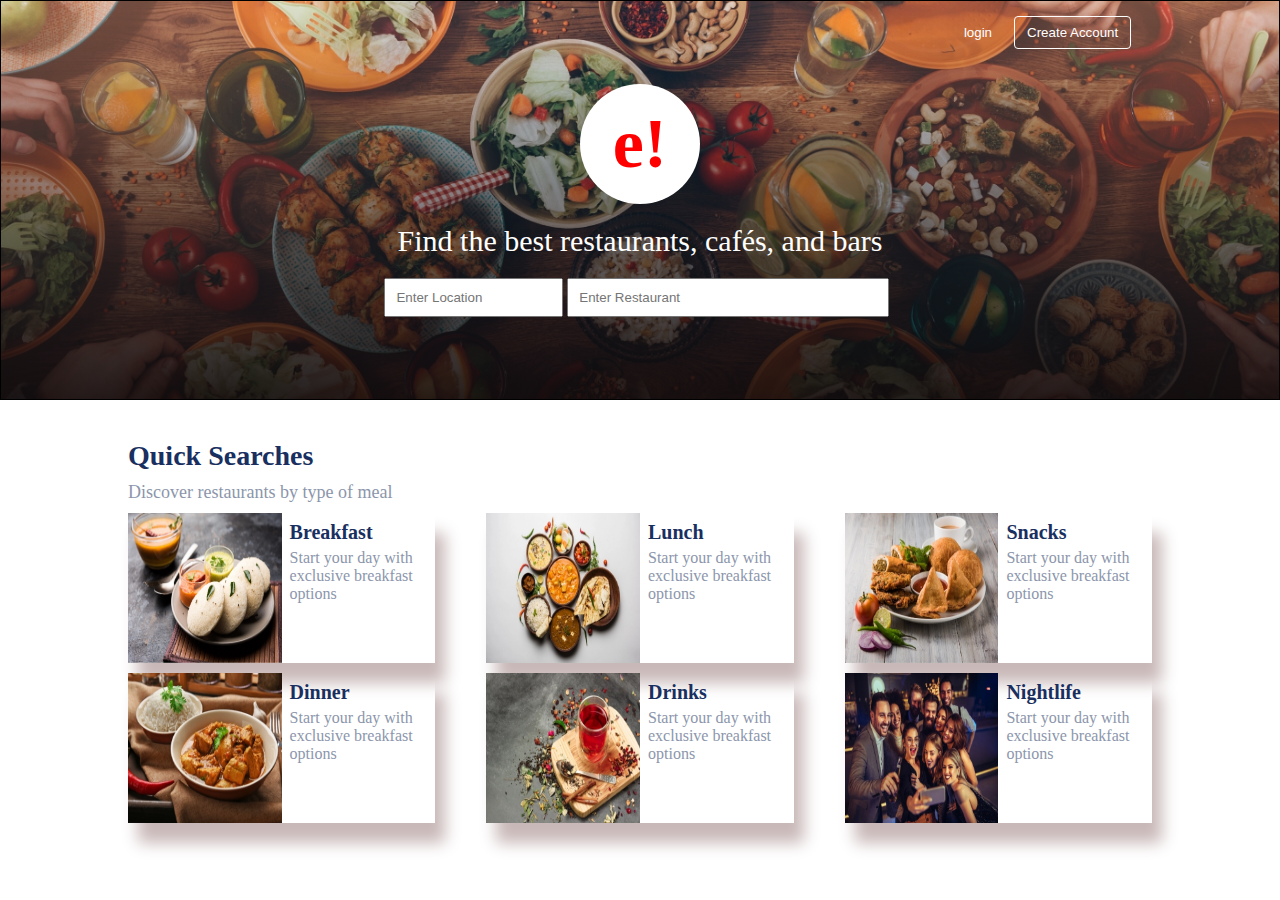
<file: Zomato Assignment/index.html>
<title>Zomato Home Page</title>
<link rel="stylesheet" href="index1.css" />
</head>
<body>
<section class="main-section">
  <header class="main-section-header">
    <button class="btn">login</button>
    <button class="btn btn-border">Create Account</button>
  </header>
  <div class="brand">
    <span class="brand-text">e!</span>
  </div>
  <p class="sub-title">Find the best restaurants, cafés, and bars</p>
  <section class="search">
    <input
      placeholder="Enter Location"
      type="text"
      class="search-location"
    />
    <input
      placeholder="Enter Restaurant"
      type="text"
      class="search-restaurant"
    />
  </section>
</section>
<section class="meal-type-main-section">
  <section class="meal-type-sub-section">
    <h1 class="meal-type-main-title">Quick Searches</h1>
    <p class="meal-type-sub-title">Discover restaurants by type of meal</p>
    <section class="meal-type-list">
      <article class="meal-type-item">
        <div class="meal-type-item-img-div">
          <img
            class="meal-type-item-img"
            src="Images4C/Image2.jpg"
            alt=""
          />
        </div>
        <div class="meal-type-item-p-div">
          <p class="meal-type-item-title"><a href="index2.html" target="_blank">Breakfast</a></p>
          <p class="meal-type-item-sub-title">
            Start your day with exclusive breakfast options
          </p>
        </div>
      </article>

      <!-- 2 -->
      <article class="meal-type-item">
        <div class="meal-type-item-img-div">
          <img
            class="meal-type-item-img"
            src="Images4C/Image3.jpg"
            alt=""
          />
        </div>
        <div class="meal-type-item-p-div">
          <p class="meal-type-item-title">Lunch</p>
          <p class="meal-type-item-sub-title">
            Start your day with exclusive breakfast options
          </p>
        </div>
      </article>
      <!-- 3 -->
      <article class="meal-type-item">
        <div class="meal-type-item-img-div">
          <img
            class="meal-type-item-img"
            src="Images4C/Image4.jpg"
            alt=""
          />
        </div>
        <div class="meal-type-item-p-div">
          <p class="meal-type-item-title">Snacks</p>
          <p class="meal-type-item-sub-title">
            Start your day with exclusive breakfast options
          </p>
        </div>
      </article>
      <!-- 4 -->
      <article class="meal-type-item">
        <div class="meal-type-item-img-div">
          <img
            class="meal-type-item-img"
            src="Images4C/Image5.jpg"
            alt=""
          />
        </div>
        <div class="meal-type-item-p-div">
          <p class="meal-type-item-title">Dinner</p>
          <p class="meal-type-item-sub-title">
            Start your day with exclusive breakfast options
          </p>
        </div>
      </article>
      <!-- 5 -->
      <article class="meal-type-item">
        <div class="meal-type-item-img-div">
          <img
            class="meal-type-item-img"
            src="Images4C/Image6.jpg"
            alt=""
          />
        </div>
        <div class="meal-type-item-p-div">
          <p class="meal-type-item-title">Drinks</p>
          <p class="meal-type-item-sub-title">
            Start your day with exclusive breakfast options
          </p>
        </div>
      </article>
      <!-- 6 -->
      <article class="meal-type-item">
        <div class="meal-type-item-img-div">
          <img
            class="meal-type-item-img"
            src="Images4C/Image7.jpg"
            alt=""
          />
        </div>
        <div class="meal-type-item-p-div">
          <p class="meal-type-item-title">Nightlife</p>
          <p class="meal-type-item-sub-title">
            Start your day with exclusive breakfast options
          </p>
        </div>
      </article>
    </section>
  </section>
</section>
</body>
</html>
<!-- &lt;p&gt; -->
</file>
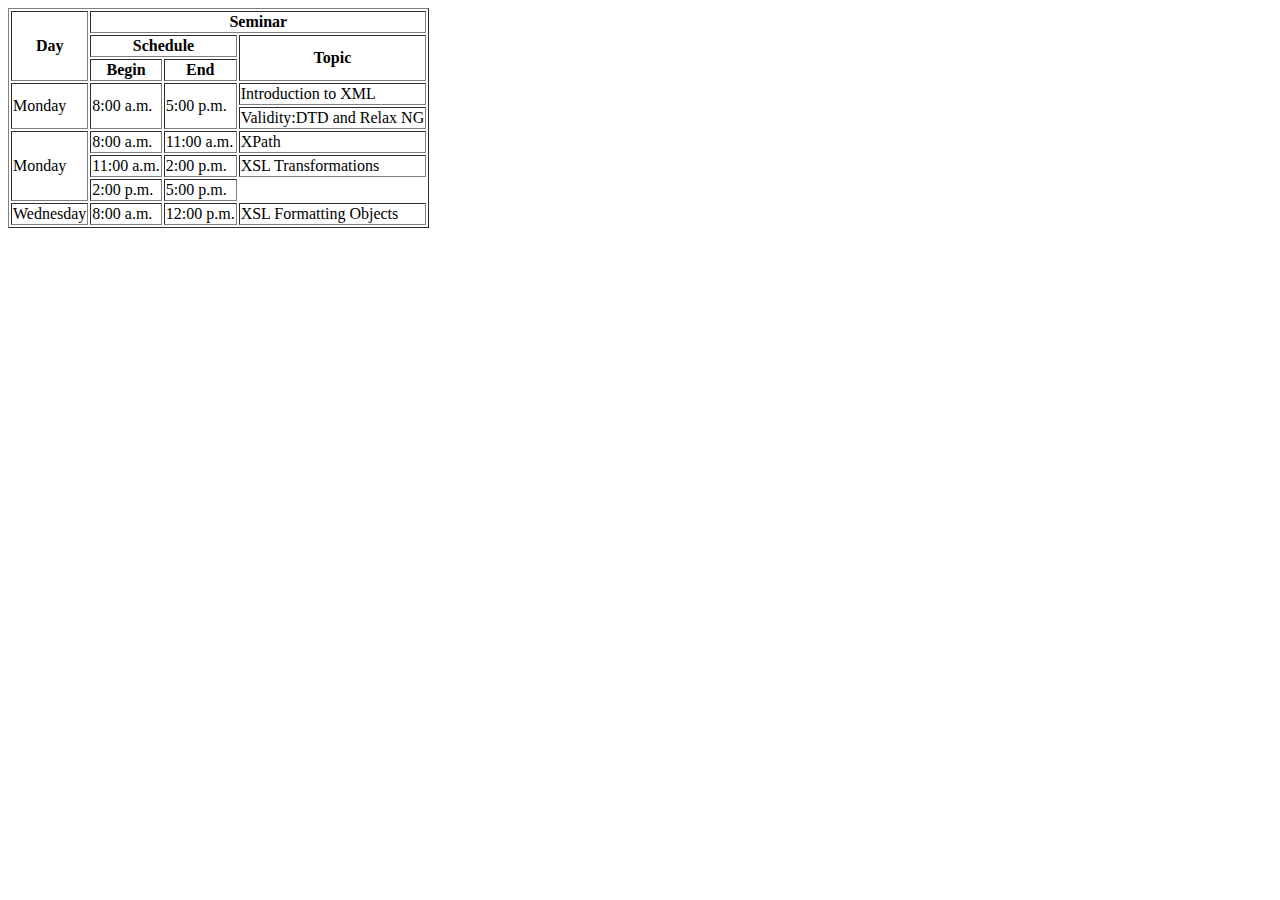
<file: secondtable.html>
<!DOCTYPE html>
<html lang="en">
<head>
    <meta charset="UTF-8">
    <meta name="viewport" content="width=device-width, initial-scale=1.0">
    <title>Document</title>
</head>
<body>
<table border="1">
    <thead>
        <tr>
        <th rowspan="3">Day</th>
        <th colspan="3">Seminar</th>
        </tr>
    <tr>
        <th colspan="2">Schedule</th>
        <th rowspan="2">Topic</th>
    </tr>
    <tr>
        <th>Begin</th>
        <th>End</th>
    </tr>
    </thead>
    <tbody>
        <tr>
            <td rowspan="2">Monday</td>
            <td rowspan="2">8:00 a.m.</td>
            <td rowspan="2">5:00 p.m.</td>
            <td>Introduction to XML</td>
        </tr>
        <tr>
            <td>Validity:DTD and Relax NG</td>
        </tr>
        <tr>
            <td rowspan="3">Monday</td>
            <td>8:00 a.m.</td>
            <td>11:00 a.m.</td>
            <td rowspan="1.5">XPath</td>
        </tr>
        <tr>
            <td>11:00 a.m.</td>
            <td>2:00 p.m.</td>
            <td rowspan="1.5">XSL Transformations</td>
        </tr>
        <tr>
            <td>2:00 p.m.</td>
            <td>5:00 p.m.</td>
        </tr>
        <tr>
            <td>Wednesday</td>
            <td>8:00 a.m.</td>
            <td>12:00 p.m.</td>
            <td>XSL Formatting Objects</td>
      </tr>
    </tbody>
</table>
</body>
</html>
</file>
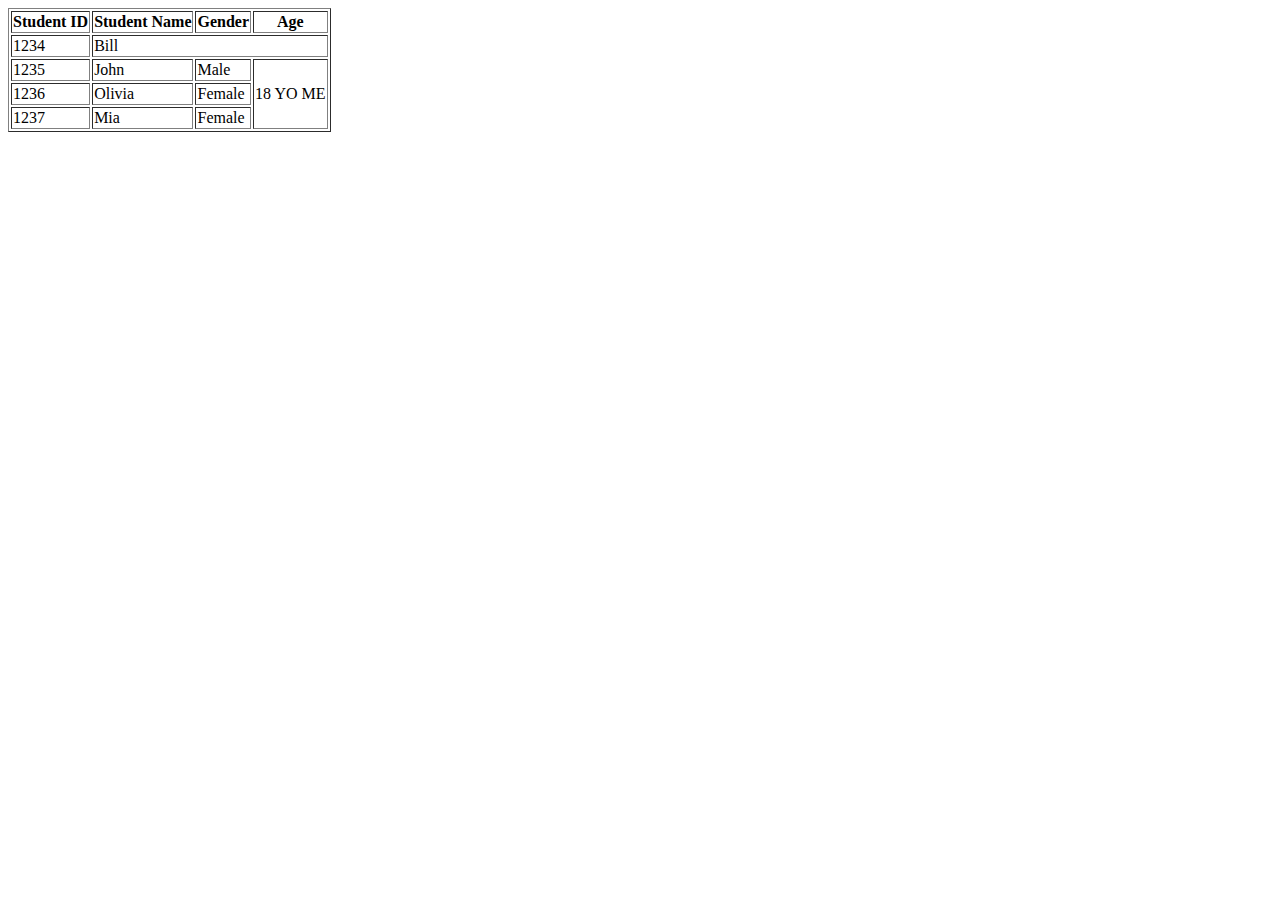
<file: table.html>
<!DOCTYPE html>
<html lang="en">
<head>
    <meta charset="UTF-8">
    <meta http-equiv="X-UA-Compatible" content="IE=edge">
    <meta name="viewport" content="width=device-width, initial-scale=1.0">
    <title>Document</title>
</head>
<body>
    
    <table border="1">
    <thead>
        <th>Student ID</th>
        <th>Student Name</th>
        <th>Gender</th>
        <th>Age</th>
    </thead>
    <tbody>
        <tr>
            <td>1234</td>
            <td colspan="3">Bill</td>
        </tr>
        <tr>
            <td>1235</td>
            <td>John</td>
            <td>Male</td>
            <td rowspan="3">18 YO ME</td>
        </tr>
        <tr>
            <td>1236</td>
            <td>Olivia</td>
            <td>Female</td>
          
        </tr>
        <tr>
            <td>1237</td>
            <td>Mia</td>
            <td>Female</td>
            
        </tr>
    </tbody>
    </table>
</body>
</html>
</file>
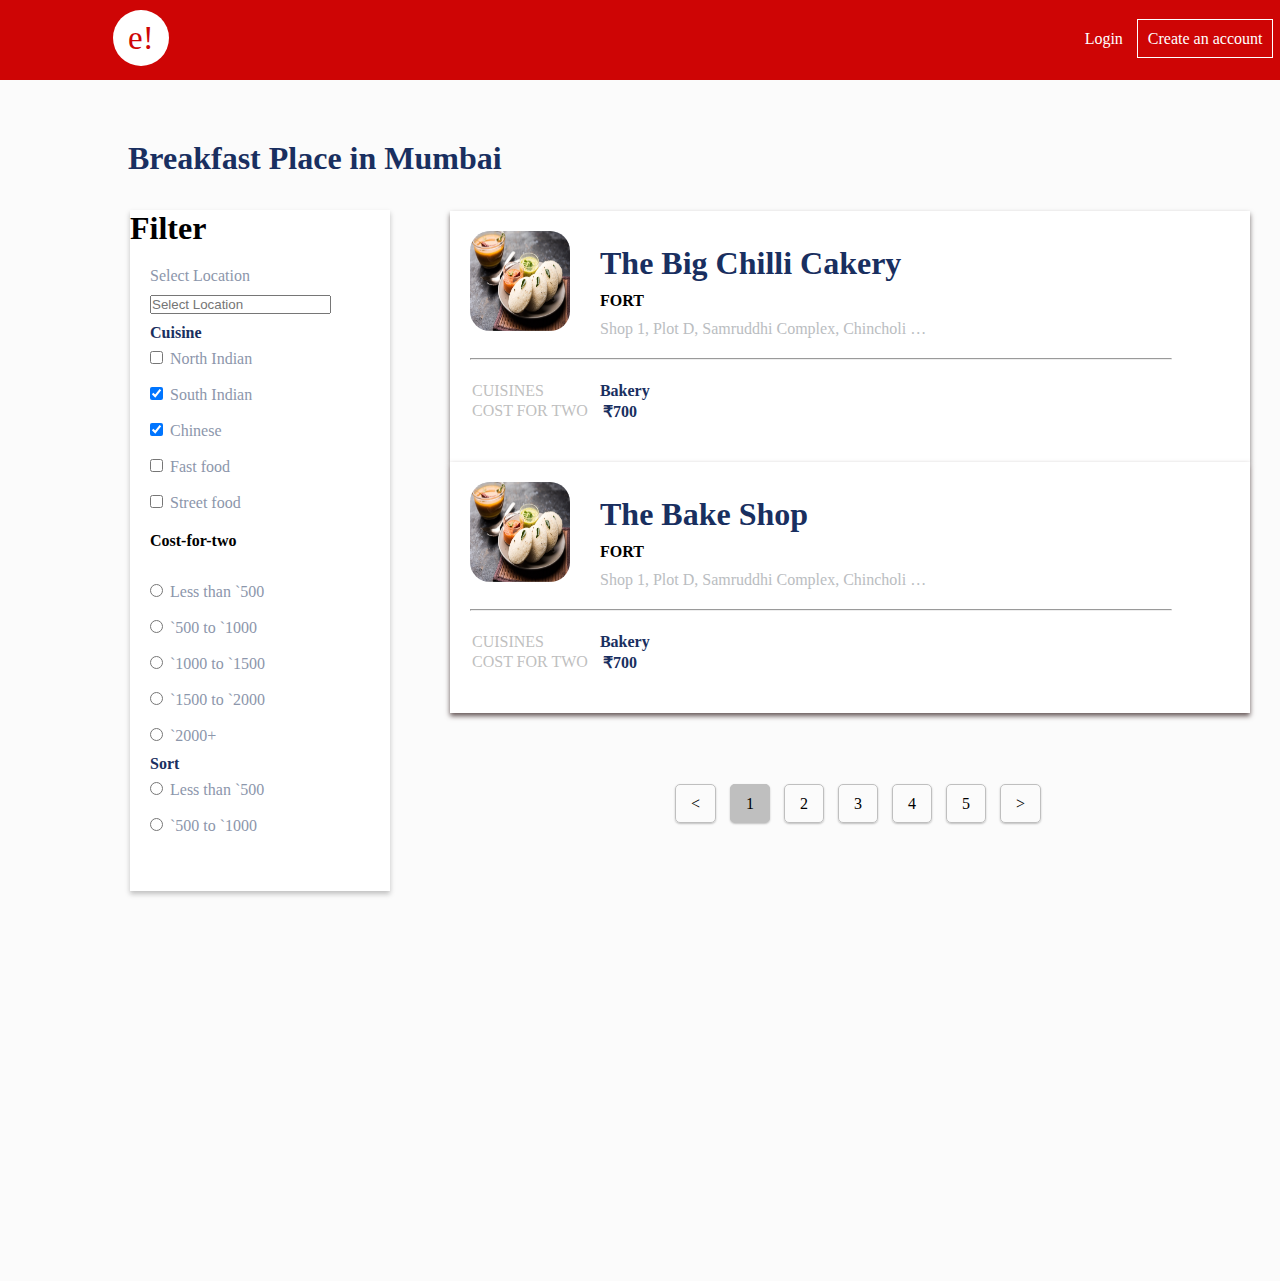
<file: Zomato Assignment/index2.html>
<!DOCTYPE html>
 <html lang="en">
 <head>
    <meta charset="UTF-8">
    <meta name="viewport" content="width=device-width, initial-scale=1.0">
    <title>Zomato Search Page</title>
    <link rel="stylesheet" type="text/css" href="index2.css">
 </head>
 <body>
    <div class="header">
    <span> <a href="index.html"class="logo">e!</a></span>
        <a href="index.html" class="login">Login</a>
        <a href="create.html" class="create">Create an account</a>
    </div>
    <div class="layout">
      <h1 class="headline">Breakfast Place in Mumbai</h1>
      <div class="filter">
         <h1 class="filter-headline">Filter</h1>
         <p class="select-location">Select Location</p>
         <input list="place" name="place" placeholder="Select Location">
         <datalist id="place">
            <option>Bengaluru</option>
            <option>Mumbai</option>
            <option>Gujarat</option>
            <option>Goa</option>
         </datalist>
         <div class="cuisine">
            <h4 class="cuisine-headline">Cuisine</h4>
            <label for="cuisine">North Indian</label>
            <input type="checkbox" name="North Indian">
            <label for="cuisine">South Indian</label>
            <input type="checkbox" name="South Indian" checked>
            <label for="cuisine">Chinese</label>
            <input type="checkbox" name="Chinese" checked>
            <label for="cuisine">Fast food</label>
            <input type="checkbox" name="Fast food">
            <label for="cuisine">Street food</label>
            <input type="checkbox" name="Street food">
         </div>
         <div class="Cost-for-two">
            <h4 class="cost">Cost-for-two</h4>
            <label for="cuisine">Less than `500</label>
            <input type="radio" name="North Indian">
            <label for="cuisine">`500 to `1000</label>
            <input type="radio" name="North Indian">
            <label for="cuisine">`1000 to `1500</label>
            <input type="radio" name="North Indian">
            <label for="cuisine">`1500 to `2000</label>
            <input type="radio" name="North Indian">
            <label for="cuisine">`2000+</label>
            <input type="radio" name="North Indian">
         </div>
         <div class="sort">
            <h4 class="sort-headline">Sort</h4>
            <label for="cuisine">Less than `500</label>
            <input type="radio" name="North Indian">
            <label for="cuisine">`500 to `1000</label>
            <input type="radio" name="North Indian">
         </div>
      </div>
      <div class="side-upper">
         <img src="Images4C/Image2.jpg">
         <h1 class="upper-headline">The Big Chilli Cakery</h1>
         <h4 class="fort">FORT</h4>
         <p class="fort1">Shop 1, Plot D, Samruddhi Complex, Chincholi …</p>
         <hr>
         <table>
            <tr>
               <td>CUISINES</td>
               <th>Bakery</th>
            </tr>
            <tr>
               <td>COST FOR TWO</td>
               <th class="rupees">₹700</th>
            </tr>
         </table>
      </div>
      <div class="side-bottom">
         <img src="Images4C/Image2.jpg">
         <h1 class="upper-headline">The Bake Shop</h1>
         <h4 class="fort">FORT</h4>
         <p class="fort1">Shop 1, Plot D, Samruddhi Complex, Chincholi …</p>
         <hr>
         <table>
            <tr>
               <td>CUISINES</td>
               <th>Bakery</th>
            </tr>
            <tr>
               <td>COST FOR TWO</td>
               <th class="rupees">₹700</th>
            </tr>
         </table>
      </div>
      <div class="Number">
         <ul>
            <li><</li>
            <li class="number1">1</li>
            <li>2</li>
            <li>3</li>
            <li>4</li>
            <li>5</li>
            <li>></li>
         </ul>
      </div>
    </div>
 </body>
 </html>
</file>
<file: Zomato Assignment/index1.css>
* {
    margin: 0;
    box-sizing: border-box;
  }
  
  .main-section {
    border: 1px solid black;
    height: 400px;
    display: flex;
    flex-direction: column;
    align-items: center;
    background-color: green;
  
    /* background property */
    background-image: linear-gradient(transparent, #110a0ae4),
      url("Images4C/Image1.jpg");
    background-size: 100%;
    background-repeat: no-repeat;
    background-position: center;
  }
  
  .main-section-header {
    /* border: 1px solid black; */
    width: 80%;
    display: flex;
    justify-content: flex-end;
    padding: 15px;
  }
  
  .btn {
    margin: 0px 5px;
    background-color: transparent;
    color: white;
    border: none;
    padding: 8px 12px;
  }
  
  .btn-border {
    border: 1px solid white;
    border-radius: 4px;
  }
  .brand {
    margin-top: 20px;
    background-color: white;
    width: 120px;
    height: 120px;
    display: flex;
    justify-content: center;
    align-items: center;
    /* font properties */
    border-radius: 50%;
  }
  
  .brand-text {
    font-size: 70px;
    font-weight: bold;
    color: red;
  }
  
  .sub-title {
    font-size: 30px;
    margin: 20px 0;
    color: white;
  }
  
  .search {
    /* border: 1px solid white; */
    width: 40%;
  }
  .search-location {
    width: 35%;
    padding: 10px;
  }
  
  .search-restaurant {
    width: 63%;
    padding: 10px;
  }
  
  /* meal type */
  
  .meal-type-main-section {
    width: 100%;
    display: flex;
    justify-content: center;
  }
  
  .meal-type-sub-section {
    width: 80%;
    /* border: 1px solid black; */
    margin-top: 40px;
  }
  
  .meal-type-main-title {
    font-size: 28px;
    color: #192f60;
  }
  
  .meal-type-sub-title {
    margin: 10px 0;
    font-size: 18px;
    color: #8c96ab;
  }
  
  .meal-type-item {
    box-shadow: 10px 20px 15px rgb(201 184 184);
    width: 30%;
    display: flex;
    margin-bottom: 10px;
  }
  
  .meal-type-item-img-div {
    width: 50%;
    height: 150px;
  }
  
  .meal-type-item-img {
    width: 100%;
    height: 100%;
  }
  
  .meal-type-item-p-div {
    width: 50%;
    padding: 8px;
  }
  
  .meal-type-item-title {
    font-weight: bold;
    font-size: 20px;
    margin-bottom: 5px;
    color: #192f60;
  }
  
  .meal-type-item-sub-title {
    color: #8c96ab;
  }
  
  .meal-type-list {
    display: flex;
    flex-wrap: wrap;
    justify-content: space-between;
  }
  .text-pink {
    color: pink;
  }
  
  .text-magenta {
    color: magenta;
  }
  .restaurant-image {
    width: 100px;
    height: 100px;
    border-radius: 20%;
  }
  
  .my-pagination {
    list-style: none;
    padding: 0;
    display: flex;
  }
  .my-page-items {
    width: 25px;
    height: 25px;
    background-color: white;
    border: 1px solid gray;
    margin: 5px;
    color: gray;
  
    display: flex;
    justify-content: center;
    align-items: center;
  }
  .active {
    background-color: gray;
    color: white;
  }
  
  .my-shadow {
    box-shadow: 0px 0px 5px gray;}

    a{
        text-decoration:none;
        color:#192f60;
    }
</file>
<file: Zomato Assignment/index2.css>
*{
    margin:0;
    padding:0;
}
body{
    margin:0;
}
.header{
    background-color:#CE0505;
    height:80px;
    width:100%;
}
.logo{
    background-color:white;
    height:52px;
    width:52px;
    padding:10px 15px 10px;
    border-radius:100%;
    font-size:33px;
    color:#CE0505;
    position:relative;
    left: 113px;
    top:20px;
}
.login{
    position:relative;
    left:1015px;
    padding:10px;
    top:15px;
}
.create{
    position:relative;
    left:1015px;
    border:1px solid white;
    padding:10px;
    top:15px;
}
a{
    text-decoration:none;
    color:white;
}
.layout{
    background-color:#fbfbfb;
}
.filter{
    background-color:white;
    position:relative;
    height:681px;
    width:260px;
    left:130px;
    top:130px;
    box-shadow:0px 3px 5px #bfbfbf;
}
.filter-headline{
    color:#192F60
    padding 20px 20px 0px;
}
.select-location{
    color:#8C96AB;
    padding:20px 20px 0px;
}
input{
    position:relative;
    left:20px;
    top:10px;
}
.headline{
    position:absolute;
    left:113px;
    padding:60px 15px 10px;
    color:#192F60;
    margin:0;
}
.cuisine-headline{
    position:relative;
    top:20px;
    left:20px;
    color:#192F60;
}
label{
    display:list-item;
    list-style:none;
    position:relative;
    left:40px;
    top:28px;
    color:#8C96AB;
}
.cost{
    position:relative;
    padding:30px 0px 5px 20px;
}
.sort-headline{
    position:relative;
    left:20px;
    top:20px;
    color:#192F60;
}
.side-upper{
    background-color:white;
    position:relative;
    height:251px;
    width:800px;
    left:450px;
    bottom:550px;
    box-shadow:0px 3px 5px #746c6c;
}
.side-bottom{
    background-color:white;
    position:relative;
    height:251px;
    width:800px;
    left:450px;
    bottom:550px;
    box-shadow:0px 3px 5px #645555;
}
img{
    height:100px;
    width:100px;
    border-radius:20px;
    position:relative;
    left:20px;
    top:20px;
}
.upper-headline{
    position:relative;
    left:150px;
    bottom:70px;
    color:#192F60;
}
.fort{
    position:relative;
    left:150px;
    bottom:60px;
}
hr{
    position:relative;
    width:700px;
    left:20px;
    bottom:30px;
}
table{
    position:relative;
    left:20px;
    bottom:10px;
}
th{
    position:relative;
    left:10px;
    color:#192F60;
}
td{
    color:#bfbfbf;
}
.rupees{
    position:absolute;
    left:100px;
    width:100px;
}
.Number{
    position:relative;
    left:670px;
    top:-468px;
}
li{
    list-style:none;
    display:inline;
    border:1px solid#bfbfbf;
    padding:10px 15px 10px 15px;
    margin:5px;
    border-radius:5px;
    box-shadow:0px 1px 2px 0px #bfbfbf;
}
.number1{
    background-color:#bfbfbf;
}
.fort1{
    position:relative;
    left:150px;
    bottom:50px;
    color:#babdc1;
}
</file>
